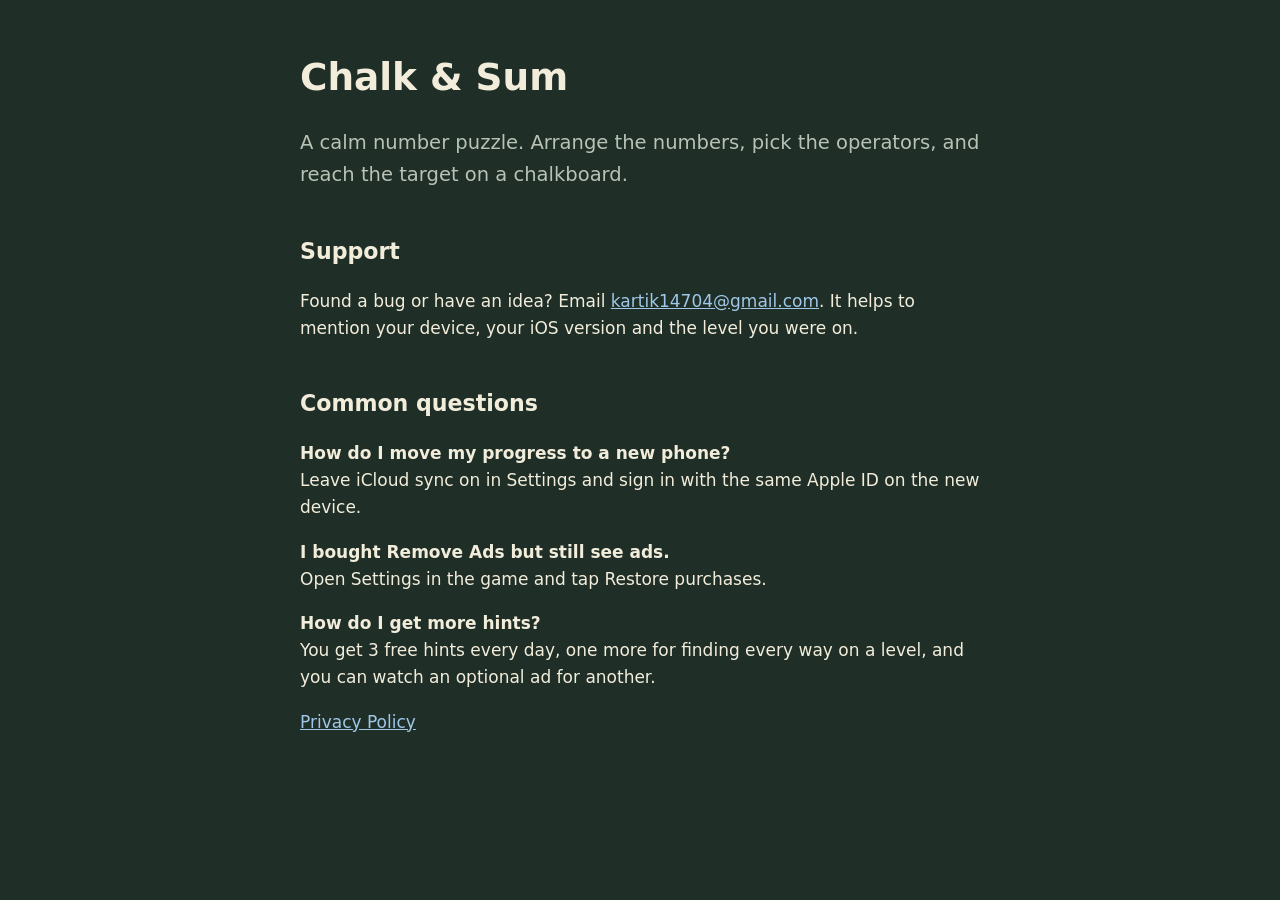
<file: index.html>
<!DOCTYPE html>
<html lang="en">
<head>
<meta charset="utf-8">
<meta name="viewport" content="width=device-width, initial-scale=1">
<title>Chalk &amp; Sum</title>
<link rel="stylesheet" href="style.css">
</head>
<body>
<main>
<h1>Chalk &amp; Sum</h1>
<p class="lede">A calm number puzzle. Arrange the numbers, pick the operators, and reach the target on a chalkboard.</p>

<h2>Support</h2>
<p>Found a bug or have an idea? Email <a href="mailto:kartik14704@gmail.com">kartik14704@gmail.com</a>. It helps to mention your device, your iOS version and the level you were on.</p>

<h2>Common questions</h2>
<p><strong>How do I move my progress to a new phone?</strong><br>Leave iCloud sync on in Settings and sign in with the same Apple ID on the new device.</p>
<p><strong>I bought Remove Ads but still see ads.</strong><br>Open Settings in the game and tap Restore purchases.</p>
<p><strong>How do I get more hints?</strong><br>You get 3 free hints every day, one more for finding every way on a level, and you can watch an optional ad for another.</p>

<p><a href="privacy.html">Privacy Policy</a></p>
</main>
</body>
</html>
</file>
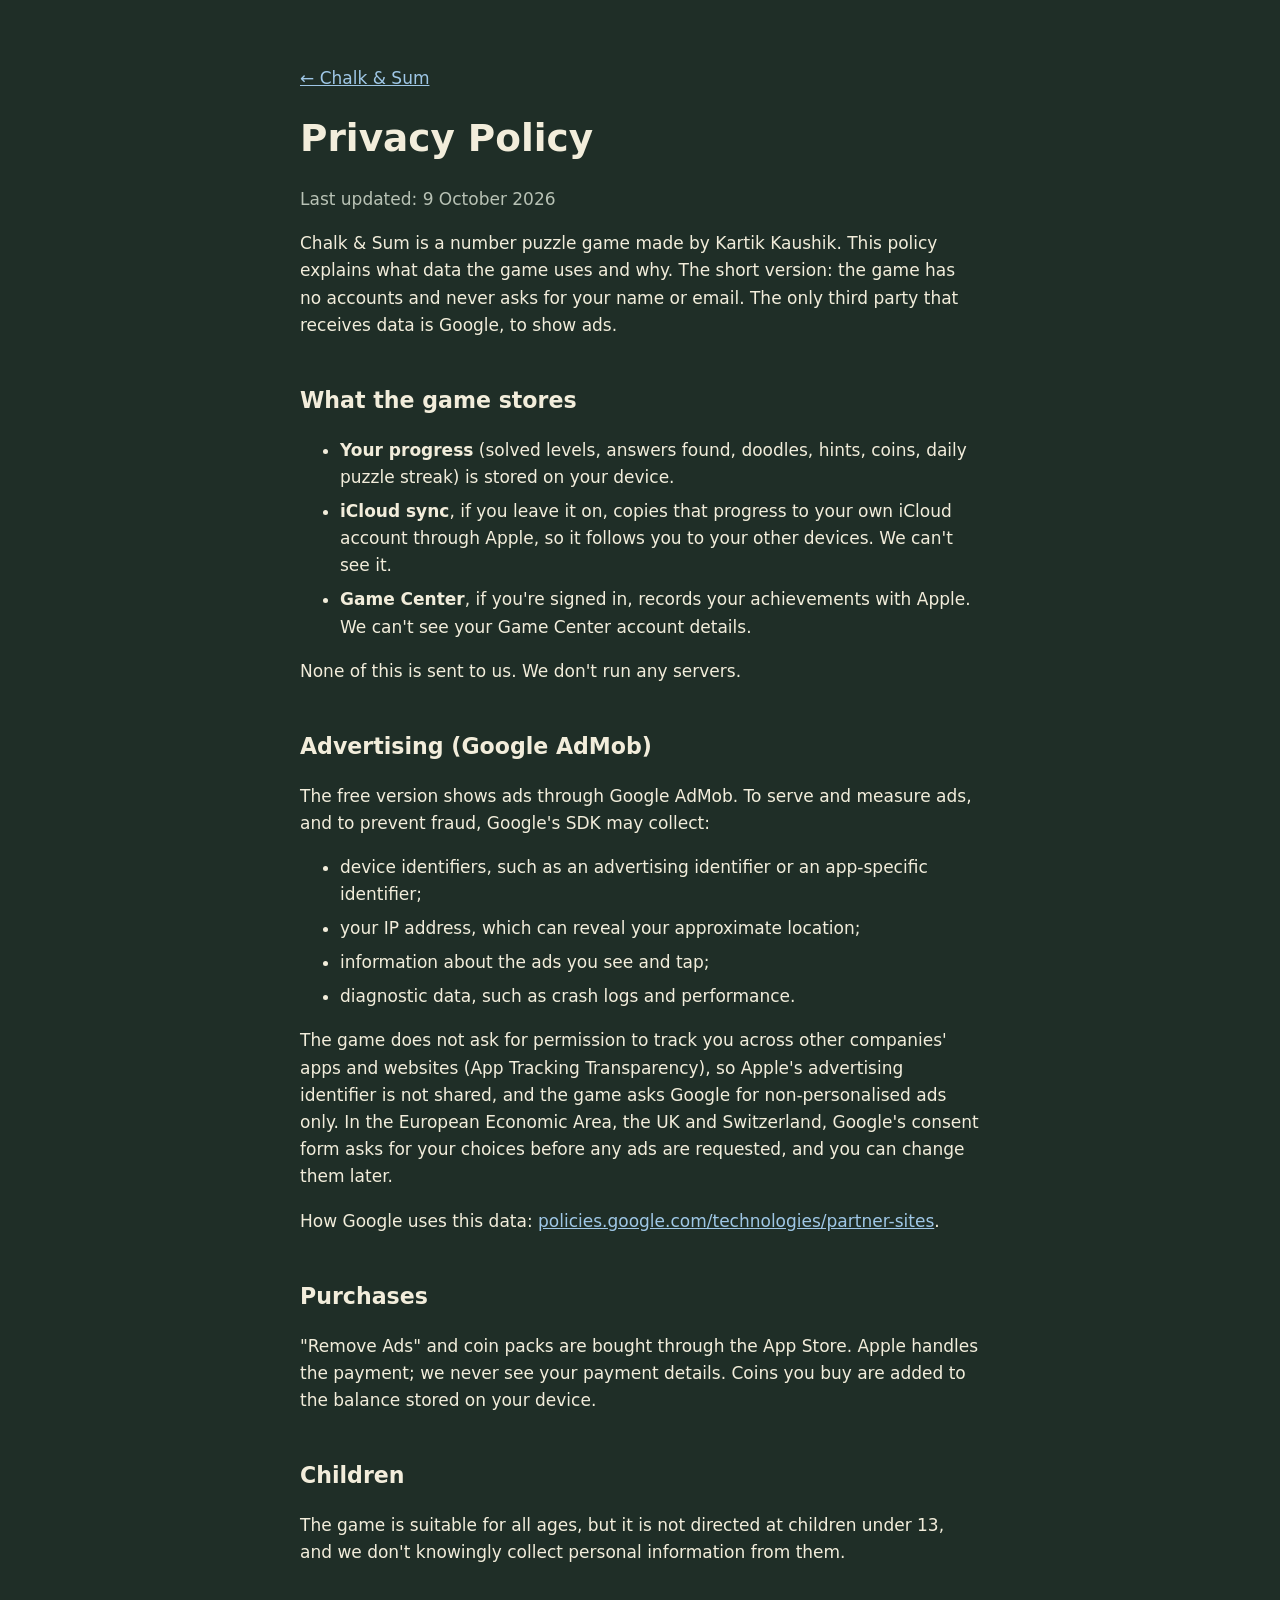
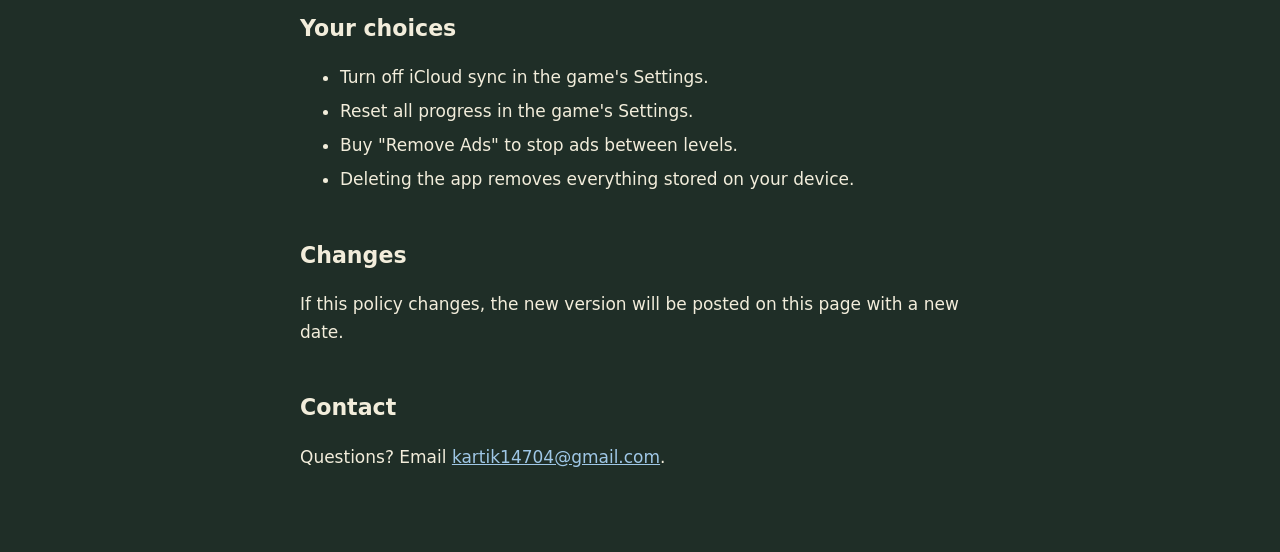
<file: privacy.html>
<!DOCTYPE html>
<html lang="en">
<head>
<meta charset="utf-8">
<meta name="viewport" content="width=device-width, initial-scale=1">
<title>Chalk &amp; Sum · Privacy Policy</title>
<link rel="stylesheet" href="style.css">
</head>
<body>
<main>
<p class="back"><a href="./">← Chalk &amp; Sum</a></p>
<h1>Privacy Policy</h1>
<p class="muted">Last updated: 9 October 2026</p>

<p>Chalk &amp; Sum is a number puzzle game made by Kartik Kaushik. This policy explains what data the game uses and why. The short version: the game has no accounts and never asks for your name or email. The only third party that receives data is Google, to show ads.</p>

<h2>What the game stores</h2>
<ul>
  <li><strong>Your progress</strong> (solved levels, answers found, doodles, hints, coins, daily puzzle streak) is stored on your device.</li>
  <li><strong>iCloud sync</strong>, if you leave it on, copies that progress to your own iCloud account through Apple, so it follows you to your other devices. We can't see it.</li>
  <li><strong>Game Center</strong>, if you're signed in, records your achievements with Apple. We can't see your Game Center account details.</li>
</ul>
<p>None of this is sent to us. We don't run any servers.</p>

<h2>Advertising (Google AdMob)</h2>
<p>The free version shows ads through Google AdMob. To serve and measure ads, and to prevent fraud, Google's SDK may collect:</p>
<ul>
  <li>device identifiers, such as an advertising identifier or an app-specific identifier;</li>
  <li>your IP address, which can reveal your approximate location;</li>
  <li>information about the ads you see and tap;</li>
  <li>diagnostic data, such as crash logs and performance.</li>
</ul>
<p>The game does not ask for permission to track you across other companies' apps and websites (App Tracking Transparency), so Apple's advertising identifier is not shared, and the game asks Google for non-personalised ads only. In the European Economic Area, the UK and Switzerland, Google's consent form asks for your choices before any ads are requested, and you can change them later.</p>
<p>How Google uses this data: <a href="https://policies.google.com/technologies/partner-sites">policies.google.com/technologies/partner-sites</a>.</p>

<h2>Purchases</h2>
<p>"Remove Ads" and coin packs are bought through the App Store. Apple handles the payment; we never see your payment details. Coins you buy are added to the balance stored on your device.</p>

<h2>Children</h2>
<p>The game is suitable for all ages, but it is not directed at children under 13, and we don't knowingly collect personal information from them.</p>

<h2>Your choices</h2>
<ul>
  <li>Turn off iCloud sync in the game's Settings.</li>
  <li>Reset all progress in the game's Settings.</li>
  <li>Buy "Remove Ads" to stop ads between levels.</li>
  <li>Deleting the app removes everything stored on your device.</li>
</ul>

<h2>Changes</h2>
<p>If this policy changes, the new version will be posted on this page with a new date.</p>

<h2>Contact</h2>
<p>Questions? Email <a href="mailto:kartik14704@gmail.com">kartik14704@gmail.com</a>.</p>
</main>
</body>
</html>
</file>
<file: style.css>
:root {
  --board: #1f2e27;
  --ink: #f2eddb;
  --muted: #b8c2b5;
  --link: #9fc7e6;
}

body {
  margin: 0;
  background: var(--board);
  color: var(--ink);
  font: 17px/1.6 "Chalkboard SE", "Comic Neue", ui-rounded, system-ui, sans-serif;
}

main {
  max-width: 680px;
  margin: 0 auto;
  padding: 48px 16px 64px;
}

h1 { font-size: 2.2em; margin: 0 0 0.3em; }
h2 { font-size: 1.3em; margin-top: 2em; }
a { color: var(--link); }
.muted, .back { color: var(--muted); }
.lede { font-size: 1.15em; color: var(--muted); }
li { margin-bottom: 0.4em; }
</file>
